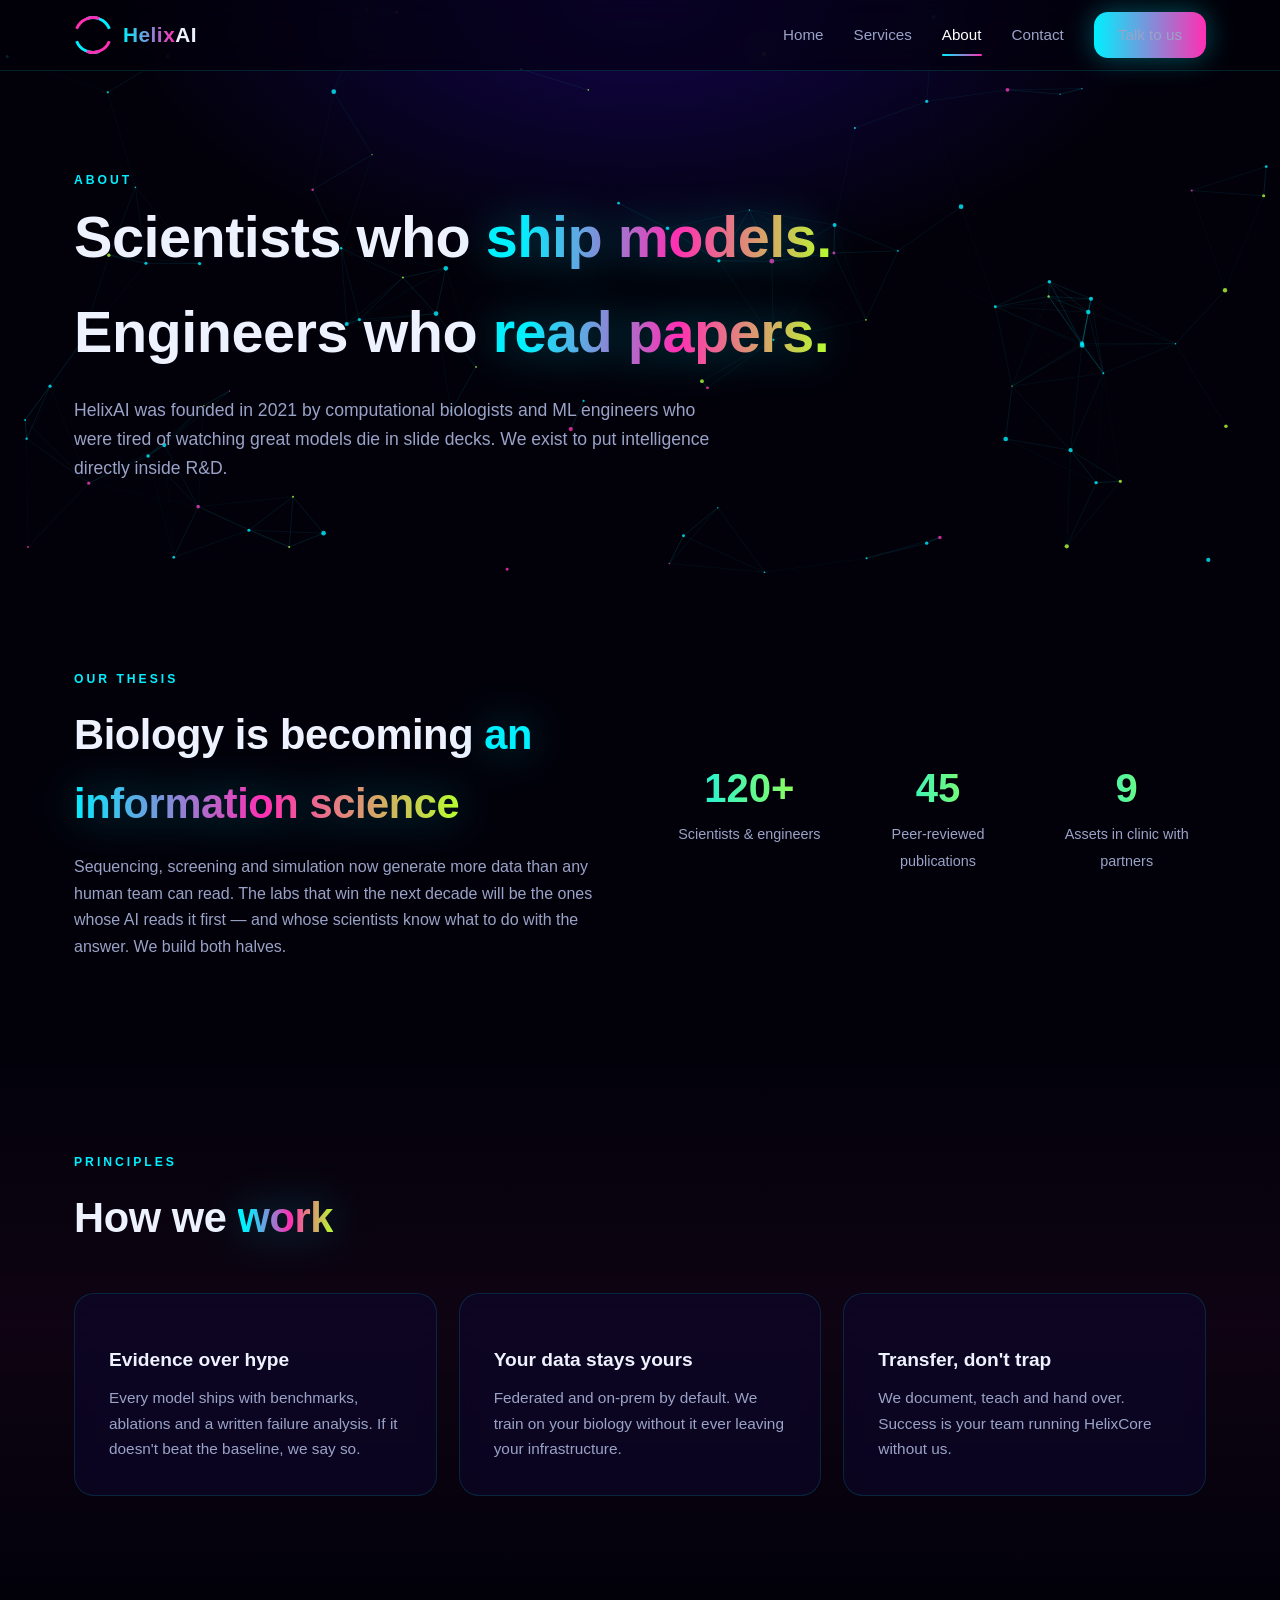
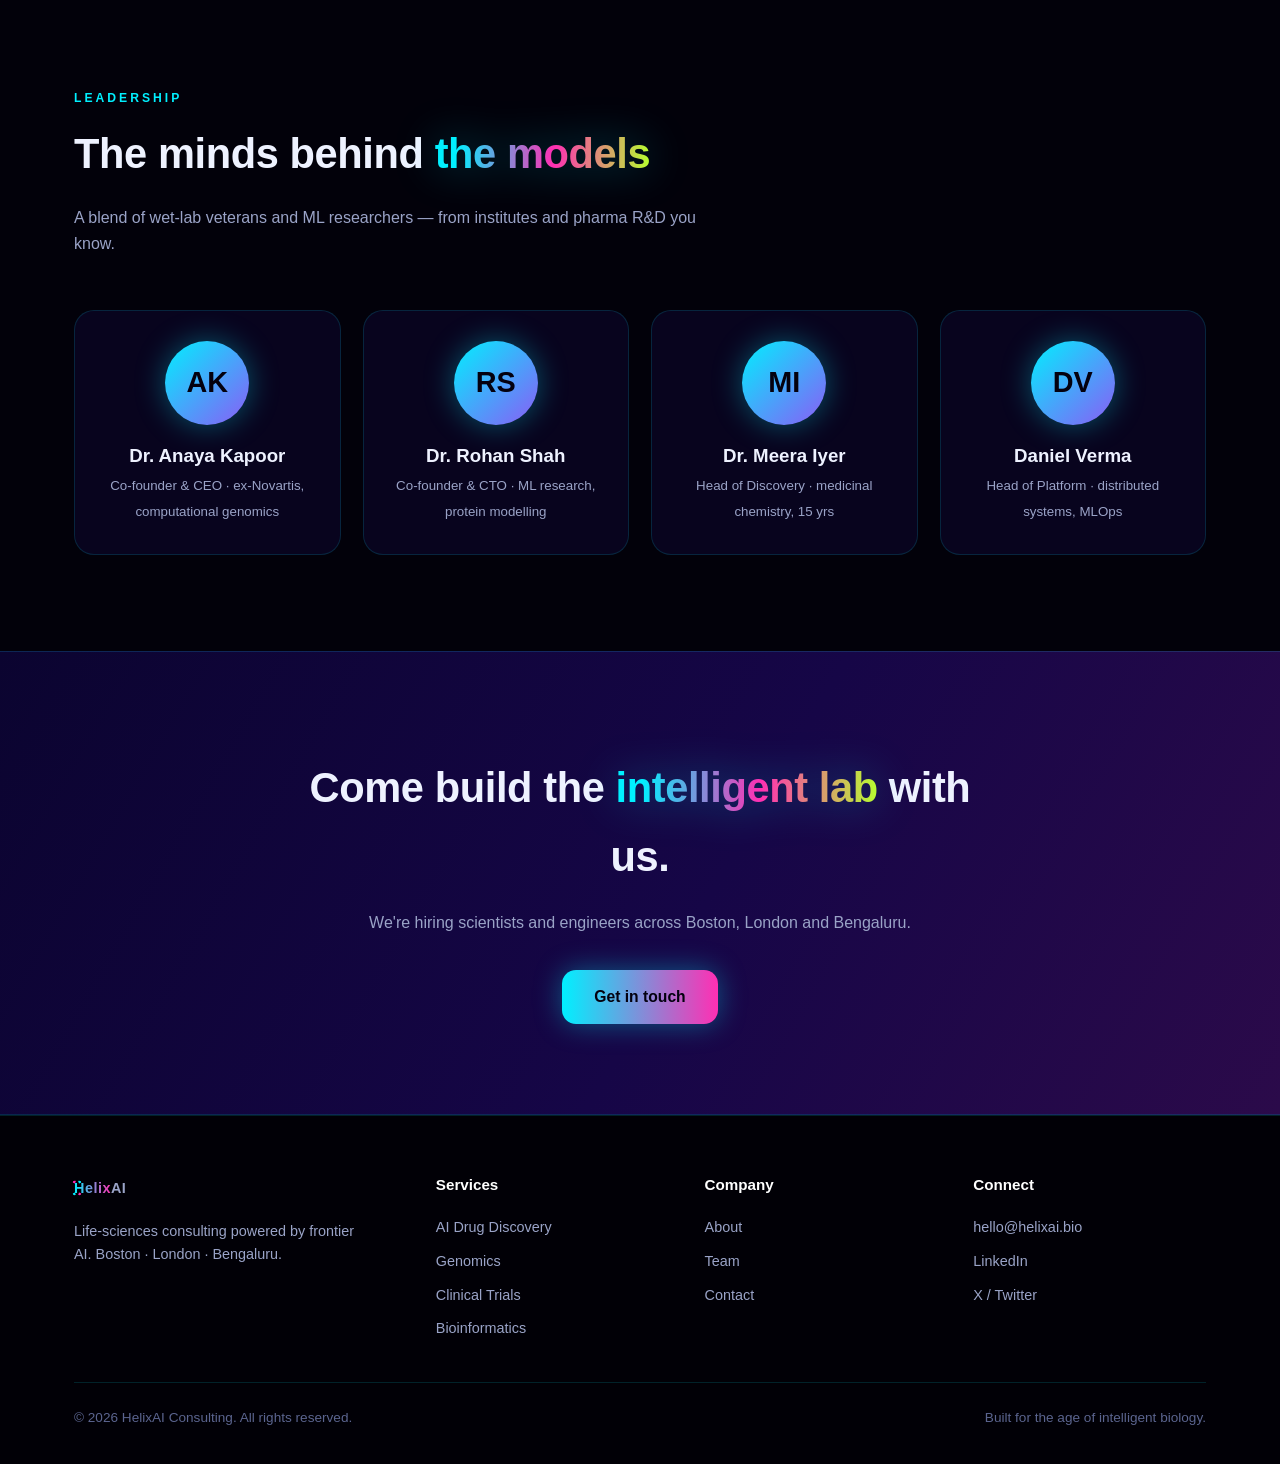
<file: about.html>
<!DOCTYPE html>
<html lang="en">
<head>
<meta charset="UTF-8"/>
<meta name="viewport" content="width=device-width, initial-scale=1.0"/>
<title>About — HelixAI</title>
<meta name="description" content="HelixAI: scientists and engineers building the intelligence layer for life sciences."/>
<link rel="icon" href="data:image/svg+xml,<svg xmlns='http://www.w3.org/2000/svg' viewBox='0 0 100 100'><circle cx='50' cy='50' r='42' fill='none' stroke='%2300f0ff' stroke-width='8'/><circle cx='50' cy='50' r='22' fill='none' stroke='%23ff2fb3' stroke-width='8'/></svg>"/>
<link rel="stylesheet" href="css/style.css"/>
</head>
<body>

<header>
  <nav class="wrap">
    <a class="logo" href="index.html"><span class="logo-helix"></span><span><b>Helix</b>AI</span></a>
    <div class="links" id="navLinks">
      <a href="index.html">Home</a>
      <a href="services.html">Services</a>
      <a href="about.html">About</a>
      <a href="contact.html">Contact</a>
      <a href="contact.html" class="btn btn-glow" style="padding:10px 24px">Talk to us</a>
    </div>
    <button class="menu-btn" id="menuBtn">☰</button>
  </nav>
</header>

<div class="page-hero" style="position:relative">
  <canvas id="stars-canvas" class="webgl"></canvas>
  <div class="wrap" style="position:relative;z-index:2">
    <div class="kicker">About</div>
    <h1>Scientists who <span class="grad">ship models.</span><br/>Engineers who <span class="grad">read papers.</span></h1>
    <p>HelixAI was founded in 2021 by computational biologists and ML engineers who were tired of watching great models die in slide decks. We exist to put intelligence directly inside R&D.</p>
  </div>
</div>

<section>
  <div class="wrap split">
    <div class="reveal">
      <div class="kicker">Our thesis</div>
      <h2>Biology is becoming <span class="grad">an information science</span></h2>
      <p class="sub" style="margin-bottom:0">Sequencing, screening and simulation now generate more data than any human team can read. The labs that win the next decade will be the ones whose AI reads it first — and whose scientists know what to do with the answer. We build both halves.</p>
    </div>
    <div class="reveal">
      <div class="stats" style="gap:30px">
        <div class="stat"><b data-count="120" data-suffix="+">0</b><span>Scientists & engineers</span></div>
        <div class="stat"><b data-count="45" data-suffix="">0</b><span>Peer-reviewed publications</span></div>
        <div class="stat"><b data-count="9" data-suffix="">0</b><span>Assets in clinic with partners</span></div>
      </div>
    </div>
  </div>
</section>

<section style="background:linear-gradient(180deg,transparent,rgba(255,47,179,.05),transparent)">
  <div class="wrap">
    <div class="kicker reveal">Principles</div>
    <h2 class="reveal">How we <span class="grad">work</span></h2>
    <div class="grid" style="margin-top:40px">
      <div class="g-card reveal"><h3>Evidence over hype</h3><p>Every model ships with benchmarks, ablations and a written failure analysis. If it doesn't beat the baseline, we say so.</p></div>
      <div class="g-card reveal"><h3>Your data stays yours</h3><p>Federated and on-prem by default. We train on your biology without it ever leaving your infrastructure.</p></div>
      <div class="g-card reveal"><h3>Transfer, don't trap</h3><p>We document, teach and hand over. Success is your team running HelixCore without us.</p></div>
    </div>
  </div>
</section>

<section>
  <div class="wrap">
    <div class="kicker reveal">Leadership</div>
    <h2 class="reveal">The minds behind <span class="grad">the models</span></h2>
    <p class="sub reveal">A blend of wet-lab veterans and ML researchers — from institutes and pharma R&D you know.</p>
    <div class="team">
      <div class="member reveal"><div class="avatar">AK</div><h3>Dr. Anaya Kapoor</h3><small>Co-founder & CEO · ex-Novartis, computational genomics</small></div>
      <div class="member reveal"><div class="avatar">RS</div><h3>Dr. Rohan Shah</h3><small>Co-founder & CTO · ML research, protein modelling</small></div>
      <div class="member reveal"><div class="avatar">MI</div><h3>Dr. Meera Iyer</h3><small>Head of Discovery · medicinal chemistry, 15 yrs</small></div>
      <div class="member reveal"><div class="avatar">DV</div><h3>Daniel Verma</h3><small>Head of Platform · distributed systems, MLOps</small></div>
    </div>
  </div>
</section>

<div class="cta-band">
  <div class="wrap" style="padding:90px 24px">
    <h2 class="reveal">Come build the <span class="grad">intelligent lab</span> with us.</h2>
    <p class="sub reveal" style="margin:18px auto 34px;text-align:center">We're hiring scientists and engineers across Boston, London and Bengaluru.</p>
    <a href="contact.html" class="btn btn-glow reveal">Get in touch</a>
  </div>
</div>

<footer>
  <div class="wrap">
    <div class="foot-grid">
      <div>
        <a class="logo" href="index.html" style="margin-bottom:14px"><span class="logo-helix"></span><span><b>Helix</b>AI</span></a>
        <p style="color:var(--muted);font-size:.9rem;max-width:280px">Life-sciences consulting powered by frontier AI. Boston · London · Bengaluru.</p>
      </div>
      <div><h4>Services</h4><a href="services.html">AI Drug Discovery</a><a href="services.html">Genomics</a><a href="services.html">Clinical Trials</a><a href="services.html">Bioinformatics</a></div>
      <div><h4>Company</h4><a href="about.html">About</a><a href="about.html">Team</a><a href="contact.html">Contact</a></div>
      <div><h4>Connect</h4><a href="contact.html">hello@helixai.bio</a><a href="contact.html">LinkedIn</a><a href="contact.html">X / Twitter</a></div>
    </div>
    <div class="foot-bottom"><span>© 2026 HelixAI Consulting. All rights reserved.</span><span>Built for the age of intelligent biology.</span></div>
  </div>
</footer>

<script src="js/nav.js"></script>
<script src="js/stars.js"></script>
</body>
</html>
</file>
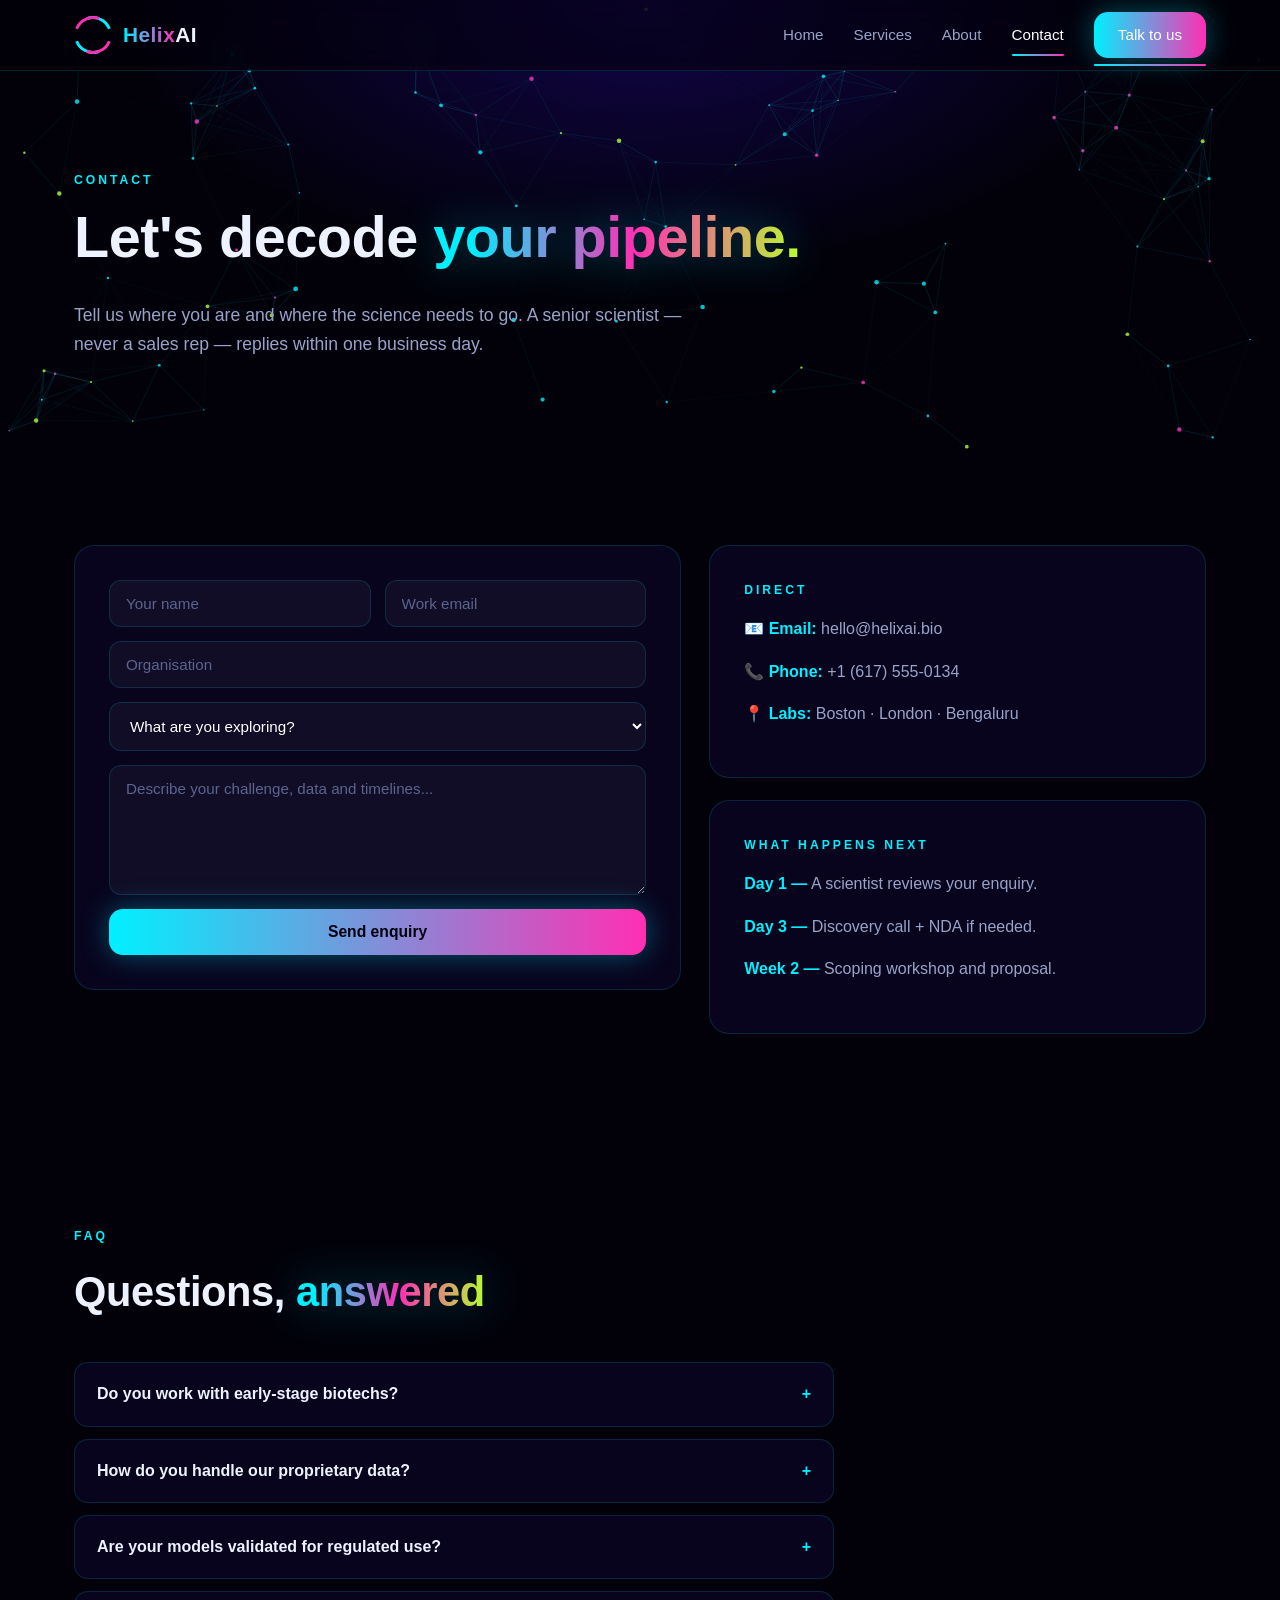
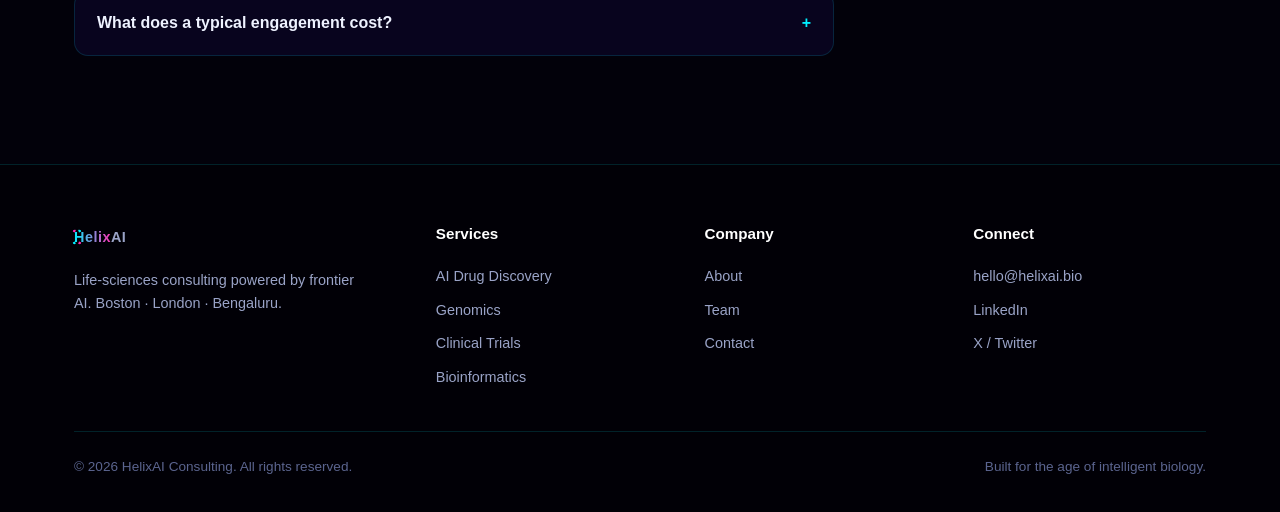
<file: contact.html>
<!DOCTYPE html>
<html lang="en">
<head>
<meta charset="UTF-8"/>
<meta name="viewport" content="width=device-width, initial-scale=1.0"/>
<title>Contact — HelixAI</title>
<meta name="description" content="Talk to HelixAI about AI-driven drug discovery, genomics and clinical development."/>
<link rel="icon" href="data:image/svg+xml,<svg xmlns='http://www.w3.org/2000/svg' viewBox='0 0 100 100'><circle cx='50' cy='50' r='42' fill='none' stroke='%2300f0ff' stroke-width='8'/><circle cx='50' cy='50' r='22' fill='none' stroke='%23ff2fb3' stroke-width='8'/></svg>"/>
<link rel="stylesheet" href="css/style.css"/>
</head>
<body>

<header>
  <nav class="wrap">
    <a class="logo" href="index.html"><span class="logo-helix"></span><span><b>Helix</b>AI</span></a>
    <div class="links" id="navLinks">
      <a href="index.html">Home</a>
      <a href="services.html">Services</a>
      <a href="about.html">About</a>
      <a href="contact.html">Contact</a>
      <a href="contact.html" class="btn btn-glow" style="padding:10px 24px">Talk to us</a>
    </div>
    <button class="menu-btn" id="menuBtn">☰</button>
  </nav>
</header>

<div class="page-hero" style="position:relative">
  <canvas id="stars-canvas" class="webgl"></canvas>
  <div class="wrap" style="position:relative;z-index:2">
    <div class="kicker">Contact</div>
    <h1>Let's decode <span class="grad">your pipeline.</span></h1>
    <p>Tell us where you are and where the science needs to go. A senior scientist — never a sales rep — replies within one business day.</p>
  </div>
</div>

<section>
  <div class="wrap contact-grid">
    <form class="g-card reveal" id="contactForm">
      <div style="display:grid;grid-template-columns:1fr 1fr;gap:14px">
        <input type="text" placeholder="Your name" required/>
        <input type="email" placeholder="Work email" required/>
      </div>
      <input type="text" placeholder="Organisation"/>
      <select required>
        <option value="" disabled selected>What are you exploring?</option>
        <option>AI drug discovery</option>
        <option>Genomics & precision medicine</option>
        <option>Clinical trial intelligence</option>
        <option>Bioinformatics platform</option>
        <option>Regulatory / market strategy</option>
        <option>Something else</option>
      </select>
      <textarea placeholder="Describe your challenge, data and timelines..." required></textarea>
      <button class="btn btn-glow" type="submit">Send enquiry</button>
      <p id="formMsg" style="display:none;color:var(--lime);font-weight:600">Message received — we'll reply within one business day.</p>
    </form>
    <div class="reveal">
      <div class="info-card" style="margin-bottom:22px">
        <div class="kicker">Direct</div>
        <div class="info-row">📧 <b>Email:</b> hello@helixai.bio</div>
        <div class="info-row">📞 <b>Phone:</b> +1 (617) 555-0134</div>
        <div class="info-row">📍 <b>Labs:</b> Boston · London · Bengaluru</div>
      </div>
      <div class="info-card">
        <div class="kicker">What happens next</div>
        <div class="info-row"><b>Day 1 —</b> A scientist reviews your enquiry.</div>
        <div class="info-row"><b>Day 3 —</b> Discovery call + NDA if needed.</div>
        <div class="info-row"><b>Week 2 —</b> Scoping workshop and proposal.</div>
      </div>
    </div>
  </div>
</section>

<section>
  <div class="wrap">
    <div class="kicker reveal">FAQ</div>
    <h2 class="reveal">Questions, <span class="grad">answered</span></h2>
    <div class="faq" style="margin-top:36px">
      <div class="faq-item reveal"><div class="faq-q">Do you work with early-stage biotechs? <span>+</span></div><div class="faq-a">Yes — roughly a third of our engagements are with seed to Series B companies. Sprints are designed exactly for teams that need senior firepower without a full hire.</div></div>
      <div class="faq-item reveal"><div class="faq-q">How do you handle our proprietary data? <span>+</span></div><div class="faq-a">Your data stays in your infrastructure. We deploy HelixCore on-prem or in your VPC, and use federated techniques where data can't move at all.</div></div>
      <div class="faq-item reveal"><div class="faq-q">Are your models validated for regulated use? <span>+</span></div><div class="faq-a">Our pipelines are built 21 CFR Part 11-ready with full versioning, audit trails and documented validation protocols.</div></div>
      <div class="faq-item reveal"><div class="faq-q">What does a typical engagement cost? <span>+</span></div><div class="faq-a">Sprints start in the low five figures; programs are scoped to milestones. We'll give you a fixed proposal after the discovery call — no hourly black boxes.</div></div>
    </div>
  </div>
</section>

<footer>
  <div class="wrap">
    <div class="foot-grid">
      <div>
        <a class="logo" href="index.html" style="margin-bottom:14px"><span class="logo-helix"></span><span><b>Helix</b>AI</span></a>
        <p style="color:var(--muted);font-size:.9rem;max-width:280px">Life-sciences consulting powered by frontier AI. Boston · London · Bengaluru.</p>
      </div>
      <div><h4>Services</h4><a href="services.html">AI Drug Discovery</a><a href="services.html">Genomics</a><a href="services.html">Clinical Trials</a><a href="services.html">Bioinformatics</a></div>
      <div><h4>Company</h4><a href="about.html">About</a><a href="about.html">Team</a><a href="contact.html">Contact</a></div>
      <div><h4>Connect</h4><a href="contact.html">hello@helixai.bio</a><a href="contact.html">LinkedIn</a><a href="contact.html">X / Twitter</a></div>
    </div>
    <div class="foot-bottom"><span>© 2026 HelixAI Consulting. All rights reserved.</span><span>Built for the age of intelligent biology.</span></div>
  </div>
</footer>

<script src="js/nav.js"></script>
<script src="js/stars.js"></script>
</body>
</html>
</file>
<file: css/style.css>
/* HelixAI — Life Sciences, Decoded. Shared styles */
:root{
  --bg0:#02010a; --bg1:#070223; --bg2:#0b0430;
  --cyan:#00f0ff; --mag:#ff2fb3; --lime:#b6ff2e; --violet:#8b5cf6;
  --ink:#eef2ff; --muted:#9aa3c7; --line:rgba(0,240,255,.14);
  --card:rgba(13,8,45,.62);
}
*{margin:0;padding:0;box-sizing:border-box}
html{scroll-behavior:smooth}
body{background:var(--bg0);color:var(--ink);
  font-family:-apple-system,BlinkMacSystemFont,"Segoe UI",Roboto,Inter,Arial,sans-serif;
  line-height:1.65;overflow-x:hidden}
::selection{background:var(--mag);color:#fff}
a{color:inherit;text-decoration:none}
.wrap{max-width:1180px;margin:0 auto;padding:0 24px}
canvas.webgl{position:absolute;inset:0;width:100%;height:100%;display:block}

/* ---------- NAV ---------- */
header{position:fixed;top:0;left:0;right:0;z-index:60;
  background:rgba(2,1,10,.55);backdrop-filter:blur(14px);-webkit-backdrop-filter:blur(14px);
  border-bottom:1px solid var(--line)}
nav{display:flex;align-items:center;justify-content:space-between;height:70px}
.logo{display:flex;align-items:center;gap:11px;font-weight:800;font-size:1.3rem;letter-spacing:.5px}
.logo-helix{width:38px;height:38px;position:relative}
.logo-helix::before,.logo-helix::after{content:"";position:absolute;inset:0;border-radius:50%;
  border:3px solid transparent}
.logo-helix::before{border-top-color:var(--cyan);border-bottom-color:var(--cyan);transform:rotate(24deg)}
.logo-helix::after{border-top-color:var(--mag);border-bottom-color:var(--mag);transform:rotate(-24deg)}
.logo b{background:linear-gradient(90deg,var(--cyan),var(--mag));-webkit-background-clip:text;background-clip:text;color:transparent}
.links{display:flex;gap:30px;align-items:center}
.links a{font-weight:500;font-size:.95rem;color:var(--muted);transition:.2s;position:relative}
.links a:hover,.links a.active{color:#fff}
.links a.active::after{content:"";position:absolute;left:0;right:0;bottom:-8px;height:2px;
  background:linear-gradient(90deg,var(--cyan),var(--mag));border-radius:2px}
.menu-btn{display:none;background:none;border:1px solid var(--line);border-radius:10px;
  color:#fff;font-size:1.3rem;padding:6px 12px;cursor:pointer}

/* ---------- BUTTONS ---------- */
.btn{display:inline-block;padding:14px 32px;border-radius:14px;font-weight:700;font-size:.98rem;
  cursor:pointer;border:0;transition:.25s;position:relative}
.btn-glow{background:linear-gradient(90deg,var(--cyan),var(--mag));color:#04010f;
  box-shadow:0 0 28px rgba(0,240,255,.35)}
.btn-glow:hover{transform:translateY(-3px);box-shadow:0 0 44px rgba(255,47,179,.5)}
.btn-ghost{background:rgba(255,255,255,.04);color:#fff;border:1px solid var(--line)}
.btn-ghost:hover{border-color:var(--cyan);box-shadow:0 0 22px rgba(0,240,255,.25)}

/* ---------- HERO ---------- */
.hero{position:relative;min-height:100svh;display:flex;align-items:center;overflow:hidden;
  background:radial-gradient(1000px 600px at 70% 20%,#12054a 0%,var(--bg0) 60%)}
.hero-inner{position:relative;z-index:2;padding:140px 0 90px;max-width:1180px;margin:0 auto;width:100%}
.hero h1{font-size:clamp(2.6rem,6vw,4.6rem);line-height:1.06;letter-spacing:-1px;max-width:760px;font-weight:800}
.grad{background:linear-gradient(92deg,var(--cyan) 10%,var(--mag) 55%,var(--lime) 100%);
  -webkit-background-clip:text;background-clip:text;color:transparent;
  filter:drop-shadow(0 0 22px rgba(0,240,255,.35))}
.hero p.lead{margin:24px 0 36px;font-size:1.18rem;color:var(--muted);max-width:620px}
.hero-ctas{display:flex;gap:16px;flex-wrap:wrap}
.hero-badge{display:inline-flex;align-items:center;gap:10px;padding:8px 18px;border-radius:999px;
  border:1px solid var(--line);background:rgba(0,240,255,.06);font-size:.82rem;letter-spacing:2px;
  text-transform:uppercase;color:var(--cyan);margin-bottom:26px}
.hero-badge .dot{width:8px;height:8px;border-radius:50%;background:var(--lime);
  box-shadow:0 0 12px var(--lime);animation:pulse 2s infinite}
@keyframes pulse{50%{opacity:.35}}
.scroll-hint{position:absolute;bottom:26px;left:50%;transform:translateX(-50%);color:var(--muted);
  font-size:.8rem;letter-spacing:3px;text-transform:uppercase;z-index:2;animation:bob 2.4s infinite}
@keyframes bob{50%{transform:translate(-50%,8px)}}

/* page hero (inner pages) */
.page-hero{position:relative;padding:170px 0 90px;overflow:hidden;
  background:radial-gradient(800px 420px at 50% 0%,#12054a 0%,var(--bg0) 65%)}
.page-hero h1{font-size:clamp(2.2rem,5vw,3.6rem);letter-spacing:-.5px}
.page-hero p{color:var(--muted);max-width:640px;margin-top:16px;font-size:1.1rem}

/* ---------- SECTIONS ---------- */
section{padding:96px 0;position:relative}
.kicker{color:var(--cyan);font-weight:700;letter-spacing:3px;text-transform:uppercase;font-size:.76rem}
h2{font-size:clamp(1.8rem,3.6vw,2.6rem);margin:12px 0 16px;letter-spacing:-.4px}
.sub{color:var(--muted);max-width:660px;margin-bottom:52px}
.grid{display:grid;grid-template-columns:repeat(auto-fit,minmax(290px,1fr));gap:22px}
.g-card{background:var(--card);border:1px solid var(--line);border-radius:20px;padding:34px;
  backdrop-filter:blur(8px);transition:.28s;position:relative;overflow:hidden}
.g-card::before{content:"";position:absolute;inset:0;border-radius:20px;padding:1px;
  background:linear-gradient(135deg,rgba(0,240,255,.5),transparent 40%,transparent 60%,rgba(255,47,179,.5));
  -webkit-mask:linear-gradient(#fff 0 0) content-box,linear-gradient(#fff 0 0);
  -webkit-mask-composite:xor;mask-composite:exclude;opacity:0;transition:.28s;pointer-events:none}
.g-card:hover{transform:translateY(-8px)}
.g-card:hover::before{opacity:1}
.g-card h3{margin:16px 0 10px;font-size:1.2rem}
.g-card p{color:var(--muted);font-size:.96rem}
.icon3d{width:58px;height:58px;border-radius:16px;display:grid;place-items:center;font-size:1.6rem;
  background:linear-gradient(135deg,rgba(0,240,255,.16),rgba(255,47,179,.16));
  border:1px solid var(--line);box-shadow:0 0 24px rgba(0,240,255,.18)}

/* stats */
.stats-band{border-top:1px solid var(--line);border-bottom:1px solid var(--line);
  background:linear-gradient(180deg,rgba(0,240,255,.04),transparent)}
.stats{display:flex;gap:20px;justify-content:space-between;flex-wrap:wrap;padding:8px 0}
.stat{text-align:center;flex:1;min-width:150px}
.stat b{font-size:2.5rem;background:linear-gradient(90deg,var(--cyan),var(--lime));
  -webkit-background-clip:text;background-clip:text;color:transparent;display:block}
.stat span{color:var(--muted);font-size:.9rem}

/* split */
.split{display:grid;grid-template-columns:1fr 1fr;gap:60px;align-items:center}
.checks{list-style:none;margin-top:24px}
.checks li{padding:10px 0 10px 36px;position:relative}
.checks li::before{content:"◆";position:absolute;left:0;color:var(--cyan);text-shadow:0 0 10px var(--cyan)}

/* timeline */
.timeline{position:relative;margin-top:10px;padding-left:34px}
.timeline::before{content:"";position:absolute;left:8px;top:6px;bottom:6px;width:2px;
  background:linear-gradient(var(--cyan),var(--mag),var(--lime))}
.t-step{position:relative;padding:0 0 36px}
.t-step::before{content:"";position:absolute;left:-32px;top:6px;width:14px;height:14px;border-radius:50%;
  background:var(--bg0);border:2px solid var(--cyan);box-shadow:0 0 14px var(--cyan)}
.t-step h3{margin-bottom:6px}
.t-step p{color:var(--muted);font-size:.95rem;max-width:560px}

/* team */
.team{display:grid;grid-template-columns:repeat(auto-fit,minmax(220px,1fr));gap:22px}
.member{background:var(--card);border:1px solid var(--line);border-radius:20px;padding:30px;text-align:center;transition:.25s}
.member:hover{transform:translateY(-6px);border-color:var(--mag)}
.avatar{width:84px;height:84px;border-radius:50%;margin:0 auto 16px;display:grid;place-items:center;
  font-size:1.8rem;font-weight:800;color:#04010f;
  background:linear-gradient(135deg,var(--cyan),var(--violet));box-shadow:0 0 30px rgba(0,240,255,.35)}
.member small{color:var(--muted)}

/* contact */
.contact-grid{display:grid;grid-template-columns:1.1fr .9fr;gap:28px;align-items:start}
form.g-card{display:flex;flex-direction:column;gap:14px}
input,textarea,select{padding:14px 16px;border-radius:12px;border:1px solid var(--line);
  background:rgba(255,255,255,.04);color:#fff;font-size:.95rem;font-family:inherit;width:100%}
input:focus,textarea:focus,select:focus{outline:none;border-color:var(--cyan);box-shadow:0 0 16px rgba(0,240,255,.25)}
textarea{min-height:130px;resize:vertical}
input::placeholder,textarea::placeholder{color:#5b648f}
.info-card{background:var(--card);border:1px solid var(--line);border-radius:20px;padding:34px}
.info-row{margin:16px 0;color:var(--muted)}
.info-row b{color:var(--cyan)}

/* faq */
.faq{max-width:760px}
.faq-item{border:1px solid var(--line);border-radius:14px;margin-bottom:12px;background:var(--card);overflow:hidden}
.faq-q{padding:18px 22px;cursor:pointer;font-weight:600;display:flex;justify-content:space-between;align-items:center}
.faq-q span:last-child{color:var(--cyan)}
.faq-a{padding:0 22px;max-height:0;overflow:hidden;transition:.3s;color:var(--muted)}
.faq-item.open .faq-a{padding:0 22px 20px;max-height:300px}

/* cta band */
.cta-band{background:linear-gradient(120deg,#0b0430,#160647 55%,#2b0a4a);border-top:1px solid var(--line);
  border-bottom:1px solid var(--line);text-align:center}
.cta-band h2{max-width:700px;margin-left:auto;margin-right:auto}

/* footer */
footer{border-top:1px solid var(--line);padding:56px 0 34px;background:#010006}
.foot-grid{display:grid;grid-template-columns:1.4fr 1fr 1fr 1fr;gap:36px;margin-bottom:36px}
.foot-grid h4{margin-bottom:14px;color:#fff;font-size:.95rem}
.foot-grid a{display:block;color:var(--muted);font-size:.9rem;padding:5px 0}
.foot-grid a:hover{color:var(--cyan)}
.foot-bottom{border-top:1px solid var(--line);padding-top:24px;display:flex;justify-content:space-between;
  color:#5b648f;font-size:.85rem;flex-wrap:wrap;gap:10px}

/* reveal on scroll */
.reveal{opacity:0;transform:translateY(28px);transition:opacity .7s ease,transform .7s ease}
.reveal.in{opacity:1;transform:none}

@media(max-width:860px){
  .links{display:none;position:absolute;top:70px;left:0;right:0;background:rgba(2,1,10,.97);
    flex-direction:column;padding:24px;gap:20px;border-bottom:1px solid var(--line)}
  .links.open{display:flex}
  .menu-btn{display:block}
  .split,.contact-grid{grid-template-columns:1fr}
  .foot-grid{grid-template-columns:1fr 1fr}
  section{padding:70px 0}
  .hero-inner{padding:130px 0 70px}
}
</file>
